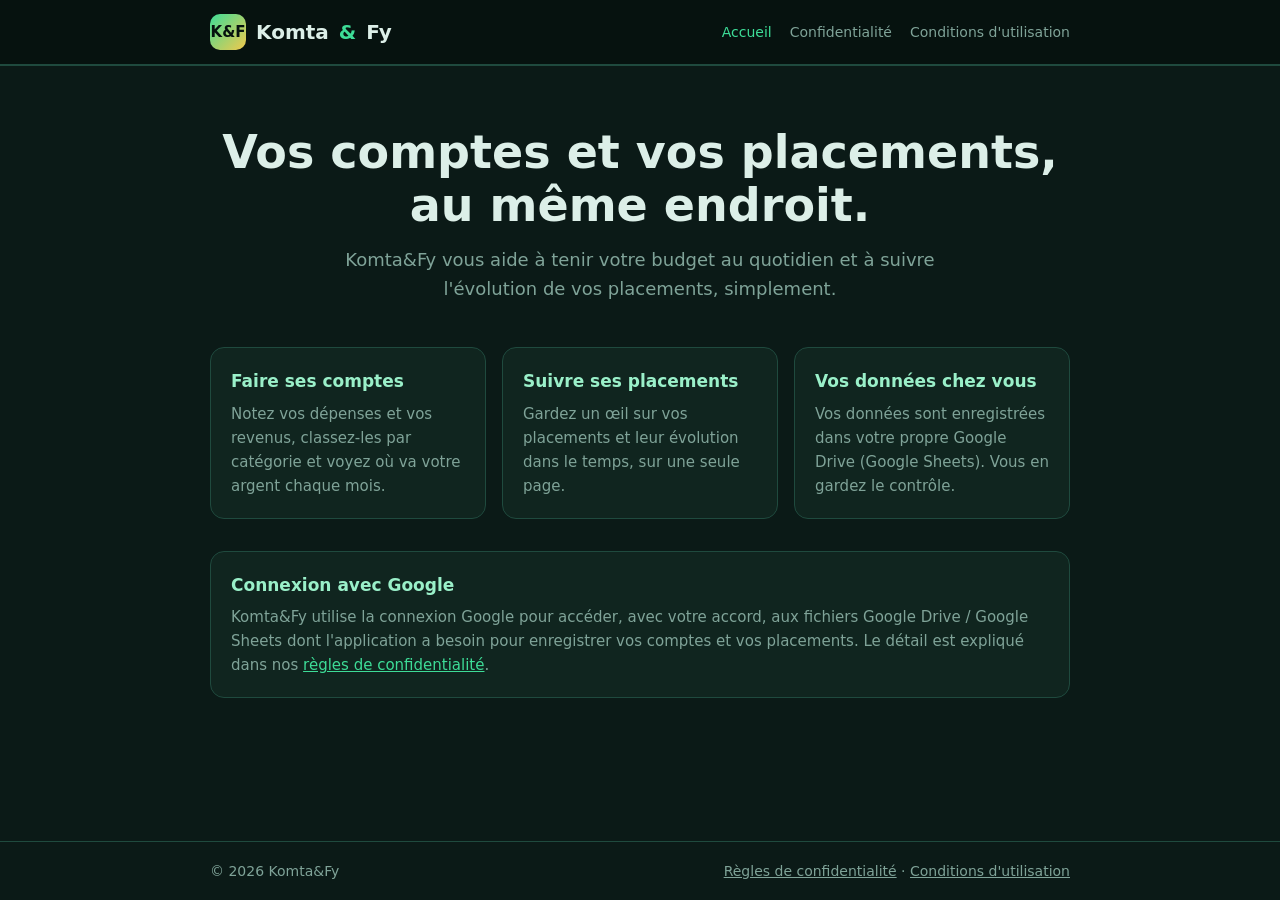
<file: index.html>
<!DOCTYPE html>
<html lang="fr">
<head>
  <meta charset="UTF-8" />
  <meta name="viewport" content="width=device-width, initial-scale=1.0" />
  <title>Komta&amp;Fy — Vos comptes et vos placements, au même endroit</title>
  <meta name="description" content="Komta&amp;Fy est une application pour faire ses comptes et suivre ses placements, avec vos données enregistrées dans votre propre Google Drive." />
  <meta name="theme-color" content="#0b1a17" />
  <link rel="stylesheet" href="style.css" />
</head>
<body>
  <header>
    <div class="wrap">
      <a class="brand" href="./"><span class="logo">K&amp;F</span>Komta<span class="amp">&amp;</span>Fy</a>
      <nav>
        <a href="./" aria-current="page">Accueil</a>
        <a href="confidentialite.html">Confidentialité</a>
        <a href="conditions.html">Conditions d'utilisation</a>
      </nav>
    </div>
  </header>

  <main>
    <div class="wrap">
      <section class="hero">
        <h1>Vos comptes et vos placements,<br />au même endroit.</h1>
        <p>Komta&amp;Fy vous aide à tenir votre budget au quotidien et à suivre l'évolution de vos placements, simplement.</p>
      </section>

      <section class="grid">
        <div class="card">
          <h3>Faire ses comptes</h3>
          <p>Notez vos dépenses et vos revenus, classez-les par catégorie et voyez où va votre argent chaque mois.</p>
        </div>
        <div class="card">
          <h3>Suivre ses placements</h3>
          <p>Gardez un œil sur vos placements et leur évolution dans le temps, sur une seule page.</p>
        </div>
        <div class="card">
          <h3>Vos données chez vous</h3>
          <p>Vos données sont enregistrées dans votre propre Google Drive (Google Sheets). Vous en gardez le contrôle.</p>
        </div>
      </section>

      <section class="card">
        <h3>Connexion avec Google</h3>
        <p>Komta&amp;Fy utilise la connexion Google pour accéder, avec votre accord, aux fichiers Google Drive / Google Sheets dont l'application a besoin pour enregistrer vos comptes et vos placements. Le détail est expliqué dans nos <a href="confidentialite.html">règles de confidentialité</a>.</p>
      </section>
    </div>
  </main>

  <footer>
    <div class="wrap">
      <span>© 2026 Komta&amp;Fy</span>
      <span><a href="confidentialite.html">Règles de confidentialité</a> · <a href="conditions.html">Conditions d'utilisation</a></span>
    </div>
  </footer>
</body>
</html>
</file>
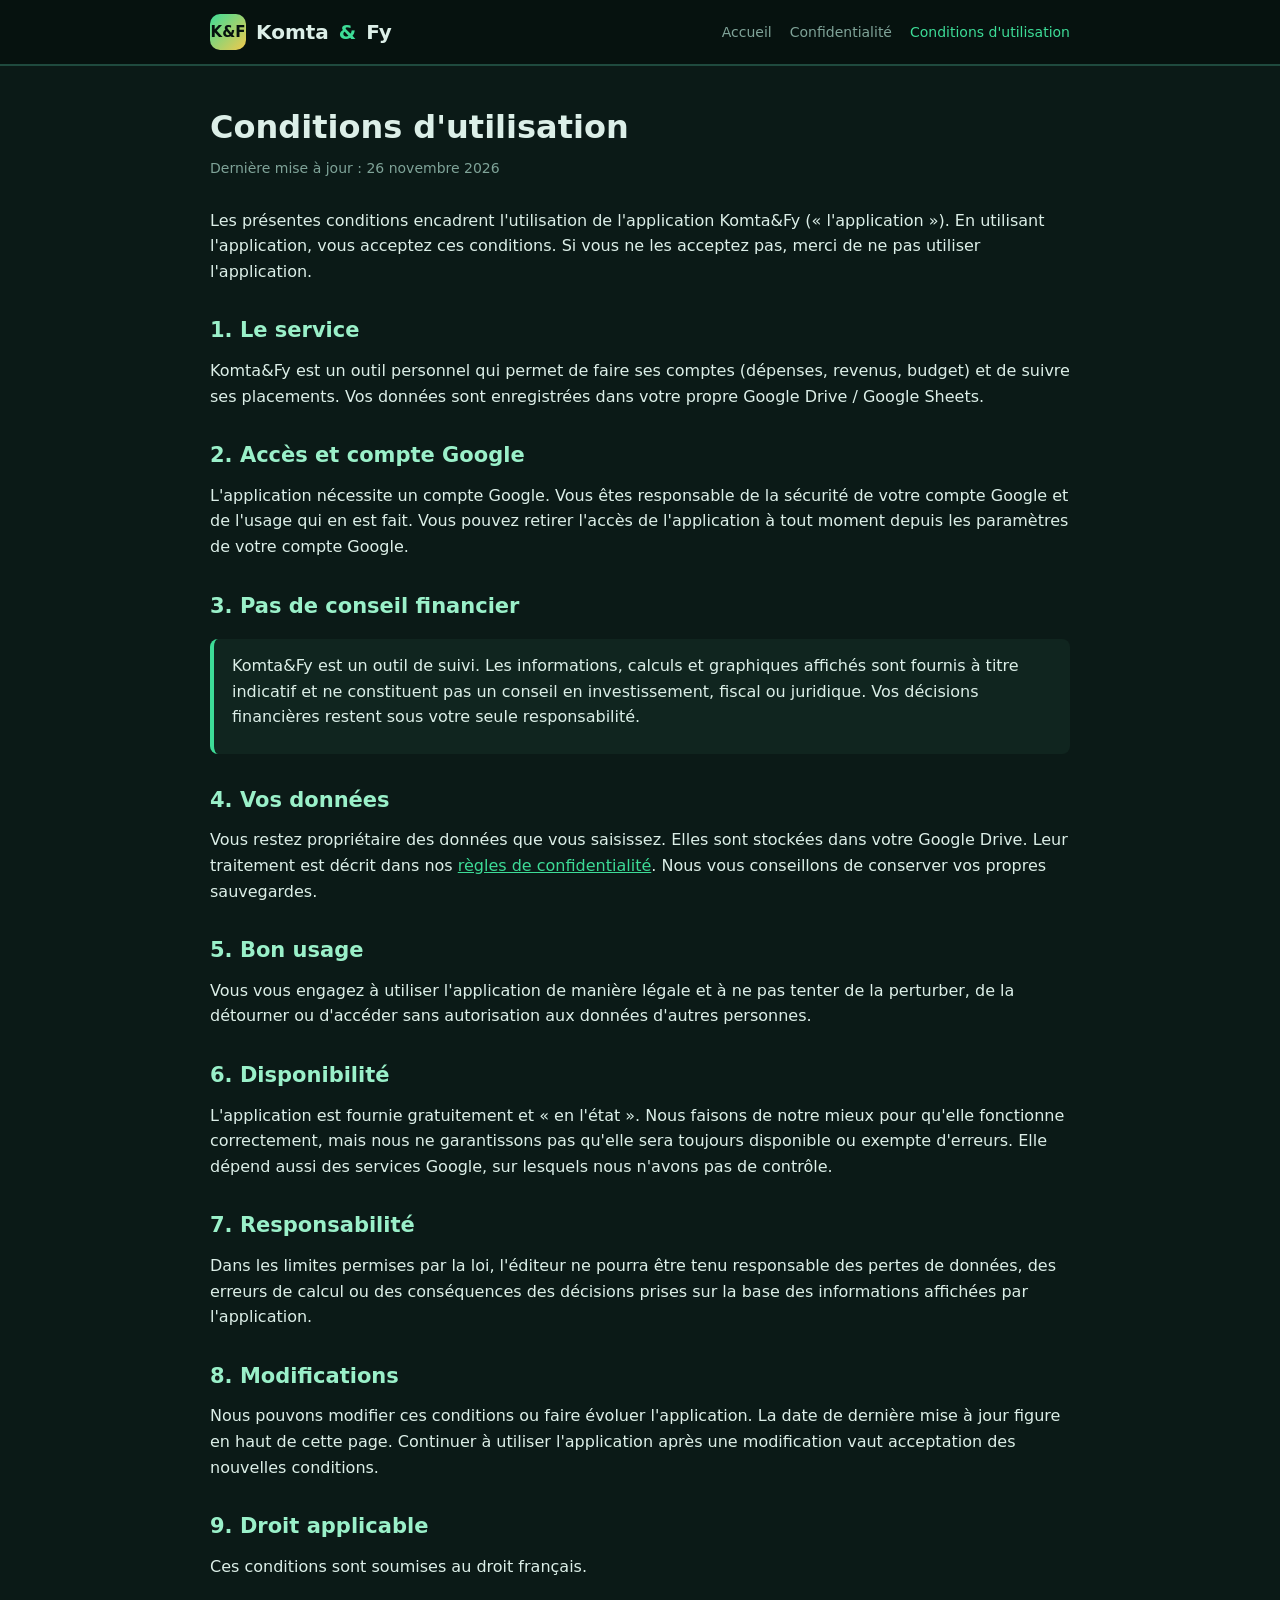
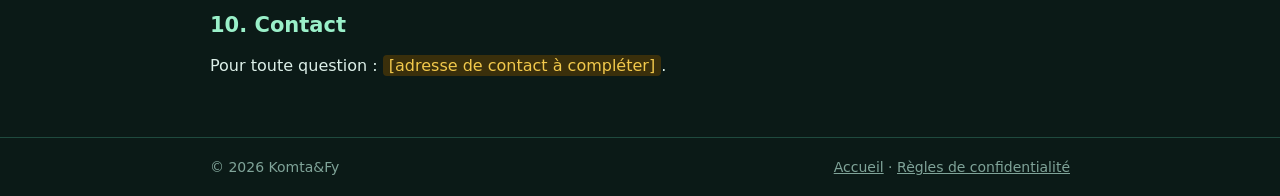
<file: conditions.html>
<!DOCTYPE html>
<html lang="fr">
<head>
  <meta charset="UTF-8" />
  <meta name="viewport" content="width=device-width, initial-scale=1.0" />
  <title>Conditions d'utilisation — Komta&amp;Fy</title>
  <meta name="theme-color" content="#0b1a17" />
  <link rel="stylesheet" href="style.css" />
</head>
<body>
  <header>
    <div class="wrap">
      <a class="brand" href="./"><span class="logo">K&amp;F</span>Komta<span class="amp">&amp;</span>Fy</a>
      <nav>
        <a href="./">Accueil</a>
        <a href="confidentialite.html">Confidentialité</a>
        <a href="conditions.html" aria-current="page">Conditions d'utilisation</a>
      </nav>
    </div>
  </header>

  <main>
    <div class="wrap doc">
      <h1>Conditions d'utilisation</h1>
      <p class="updated">Dernière mise à jour : 26 novembre 2026</p>

      <p>Les présentes conditions encadrent l'utilisation de l'application Komta&amp;Fy (« l'application »). En utilisant l'application, vous acceptez ces conditions. Si vous ne les acceptez pas, merci de ne pas utiliser l'application.</p>

      <h2>1. Le service</h2>
      <p>Komta&amp;Fy est un outil personnel qui permet de faire ses comptes (dépenses, revenus, budget) et de suivre ses placements. Vos données sont enregistrées dans votre propre Google Drive / Google Sheets.</p>

      <h2>2. Accès et compte Google</h2>
      <p>L'application nécessite un compte Google. Vous êtes responsable de la sécurité de votre compte Google et de l'usage qui en est fait. Vous pouvez retirer l'accès de l'application à tout moment depuis les paramètres de votre compte Google.</p>

      <h2>3. Pas de conseil financier</h2>
      <div class="note">
        <p>Komta&amp;Fy est un outil de suivi. Les informations, calculs et graphiques affichés sont fournis à titre indicatif et ne constituent pas un conseil en investissement, fiscal ou juridique. Vos décisions financières restent sous votre seule responsabilité.</p>
      </div>

      <h2>4. Vos données</h2>
      <p>Vous restez propriétaire des données que vous saisissez. Elles sont stockées dans votre Google Drive. Leur traitement est décrit dans nos <a href="confidentialite.html">règles de confidentialité</a>. Nous vous conseillons de conserver vos propres sauvegardes.</p>

      <h2>5. Bon usage</h2>
      <p>Vous vous engagez à utiliser l'application de manière légale et à ne pas tenter de la perturber, de la détourner ou d'accéder sans autorisation aux données d'autres personnes.</p>

      <h2>6. Disponibilité</h2>
      <p>L'application est fournie gratuitement et « en l'état ». Nous faisons de notre mieux pour qu'elle fonctionne correctement, mais nous ne garantissons pas qu'elle sera toujours disponible ou exempte d'erreurs. Elle dépend aussi des services Google, sur lesquels nous n'avons pas de contrôle.</p>

      <h2>7. Responsabilité</h2>
      <p>Dans les limites permises par la loi, l'éditeur ne pourra être tenu responsable des pertes de données, des erreurs de calcul ou des conséquences des décisions prises sur la base des informations affichées par l'application.</p>

      <h2>8. Modifications</h2>
      <p>Nous pouvons modifier ces conditions ou faire évoluer l'application. La date de dernière mise à jour figure en haut de cette page. Continuer à utiliser l'application après une modification vaut acceptation des nouvelles conditions.</p>

      <h2>9. Droit applicable</h2>
      <p>Ces conditions sont soumises au droit français.</p>

      <h2>10. Contact</h2>
      <p>Pour toute question : <span class="todo">[adresse de contact à compléter]</span>.</p>
    </div>
  </main>

  <footer>
    <div class="wrap">
      <span>© 2026 Komta&amp;Fy</span>
      <span><a href="./">Accueil</a> · <a href="confidentialite.html">Règles de confidentialité</a></span>
    </div>
  </footer>
</body>
</html>
</file>
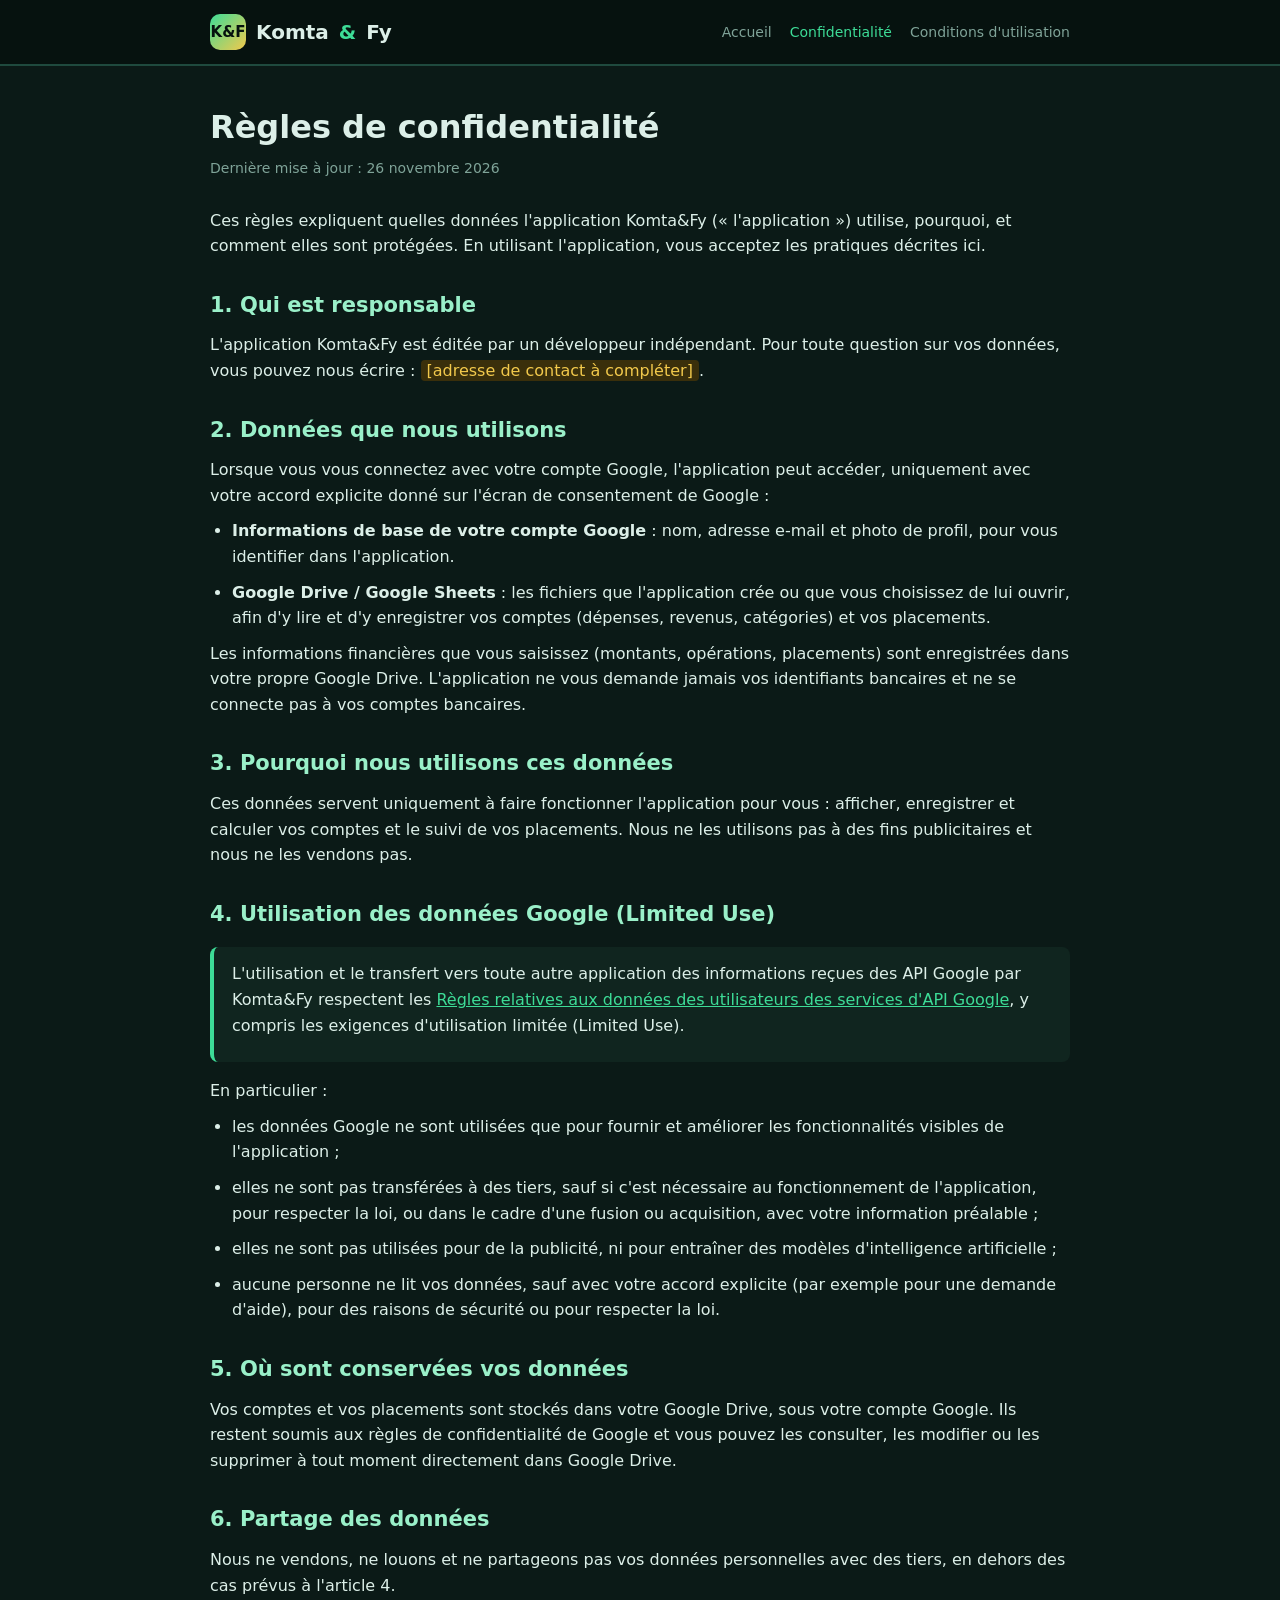
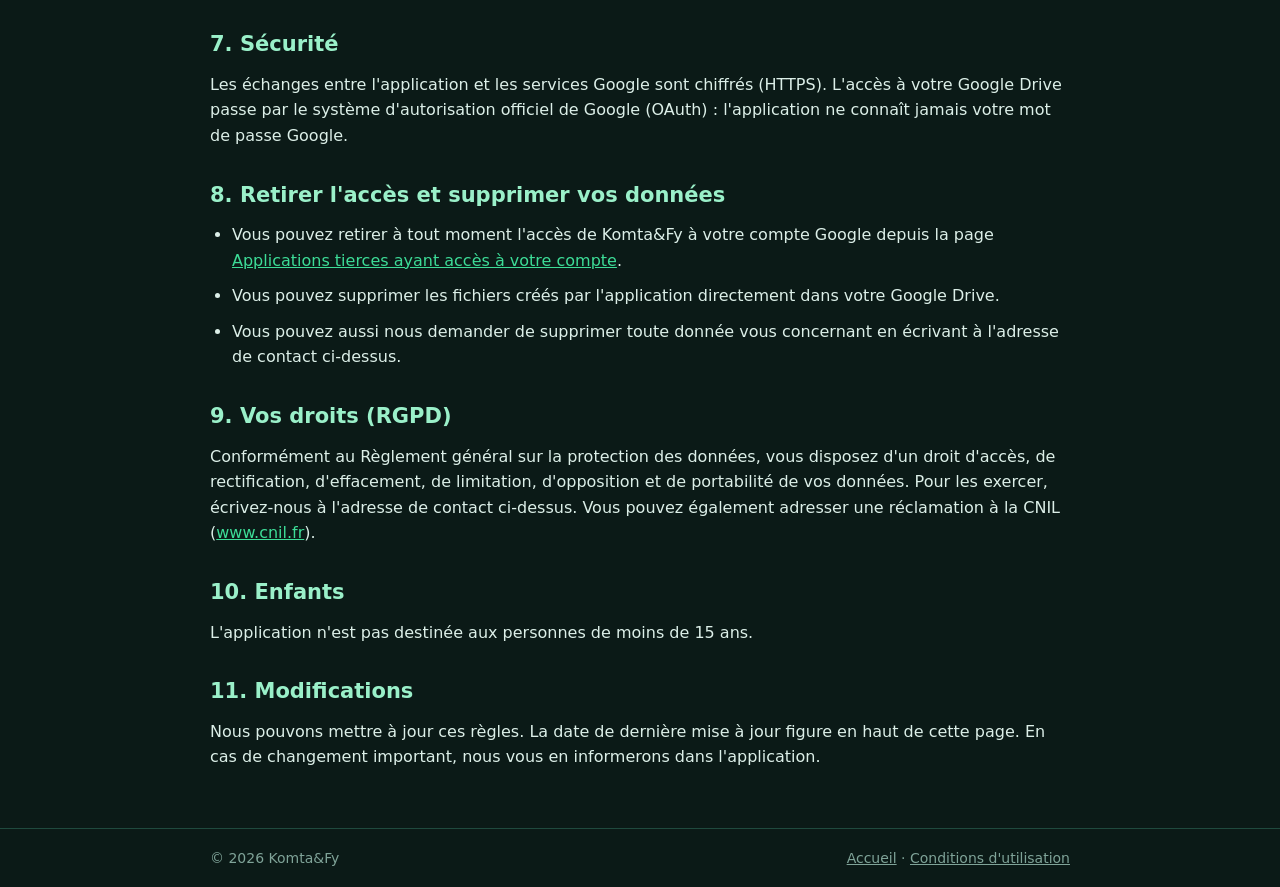
<file: confidentialite.html>
<!DOCTYPE html>
<html lang="fr">
<head>
  <meta charset="UTF-8" />
  <meta name="viewport" content="width=device-width, initial-scale=1.0" />
  <title>Règles de confidentialité — Komta&amp;Fy</title>
  <meta name="theme-color" content="#0b1a17" />
  <link rel="stylesheet" href="style.css" />
</head>
<body>
  <header>
    <div class="wrap">
      <a class="brand" href="./"><span class="logo">K&amp;F</span>Komta<span class="amp">&amp;</span>Fy</a>
      <nav>
        <a href="./">Accueil</a>
        <a href="confidentialite.html" aria-current="page">Confidentialité</a>
        <a href="conditions.html">Conditions d'utilisation</a>
      </nav>
    </div>
  </header>

  <main>
    <div class="wrap doc">
      <h1>Règles de confidentialité</h1>
      <p class="updated">Dernière mise à jour : 26 novembre 2026</p>

      <p>Ces règles expliquent quelles données l'application Komta&amp;Fy (« l'application ») utilise, pourquoi, et comment elles sont protégées. En utilisant l'application, vous acceptez les pratiques décrites ici.</p>

      <h2>1. Qui est responsable</h2>
      <p>L'application Komta&amp;Fy est éditée par un développeur indépendant. Pour toute question sur vos données, vous pouvez nous écrire : <span class="todo">[adresse de contact à compléter]</span>.</p>

      <h2>2. Données que nous utilisons</h2>
      <p>Lorsque vous vous connectez avec votre compte Google, l'application peut accéder, uniquement avec votre accord explicite donné sur l'écran de consentement de Google :</p>
      <ul>
        <li><strong>Informations de base de votre compte Google</strong> : nom, adresse e-mail et photo de profil, pour vous identifier dans l'application.</li>
        <li><strong>Google Drive / Google Sheets</strong> : les fichiers que l'application crée ou que vous choisissez de lui ouvrir, afin d'y lire et d'y enregistrer vos comptes (dépenses, revenus, catégories) et vos placements.</li>
      </ul>
      <p>Les informations financières que vous saisissez (montants, opérations, placements) sont enregistrées dans votre propre Google Drive. L'application ne vous demande jamais vos identifiants bancaires et ne se connecte pas à vos comptes bancaires.</p>

      <h2>3. Pourquoi nous utilisons ces données</h2>
      <p>Ces données servent uniquement à faire fonctionner l'application pour vous : afficher, enregistrer et calculer vos comptes et le suivi de vos placements. Nous ne les utilisons pas à des fins publicitaires et nous ne les vendons pas.</p>

      <h2>4. Utilisation des données Google (Limited Use)</h2>
      <div class="note">
        <p>L'utilisation et le transfert vers toute autre application des informations reçues des API Google par Komta&amp;Fy respectent les <a href="https://developers.google.com/terms/api-services-user-data-policy" target="_blank" rel="noopener">Règles relatives aux données des utilisateurs des services d'API Google</a>, y compris les exigences d'utilisation limitée (Limited Use).</p>
      </div>
      <p>En particulier :</p>
      <ul>
        <li>les données Google ne sont utilisées que pour fournir et améliorer les fonctionnalités visibles de l'application ;</li>
        <li>elles ne sont pas transférées à des tiers, sauf si c'est nécessaire au fonctionnement de l'application, pour respecter la loi, ou dans le cadre d'une fusion ou acquisition, avec votre information préalable ;</li>
        <li>elles ne sont pas utilisées pour de la publicité, ni pour entraîner des modèles d'intelligence artificielle ;</li>
        <li>aucune personne ne lit vos données, sauf avec votre accord explicite (par exemple pour une demande d'aide), pour des raisons de sécurité ou pour respecter la loi.</li>
      </ul>

      <h2>5. Où sont conservées vos données</h2>
      <p>Vos comptes et vos placements sont stockés dans votre Google Drive, sous votre compte Google. Ils restent soumis aux règles de confidentialité de Google et vous pouvez les consulter, les modifier ou les supprimer à tout moment directement dans Google Drive.</p>

      <h2>6. Partage des données</h2>
      <p>Nous ne vendons, ne louons et ne partageons pas vos données personnelles avec des tiers, en dehors des cas prévus à l'article 4.</p>

      <h2>7. Sécurité</h2>
      <p>Les échanges entre l'application et les services Google sont chiffrés (HTTPS). L'accès à votre Google Drive passe par le système d'autorisation officiel de Google (OAuth) : l'application ne connaît jamais votre mot de passe Google.</p>

      <h2>8. Retirer l'accès et supprimer vos données</h2>
      <ul>
        <li>Vous pouvez retirer à tout moment l'accès de Komta&amp;Fy à votre compte Google depuis la page <a href="https://myaccount.google.com/permissions" target="_blank" rel="noopener">Applications tierces ayant accès à votre compte</a>.</li>
        <li>Vous pouvez supprimer les fichiers créés par l'application directement dans votre Google Drive.</li>
        <li>Vous pouvez aussi nous demander de supprimer toute donnée vous concernant en écrivant à l'adresse de contact ci-dessus.</li>
      </ul>

      <h2>9. Vos droits (RGPD)</h2>
      <p>Conformément au Règlement général sur la protection des données, vous disposez d'un droit d'accès, de rectification, d'effacement, de limitation, d'opposition et de portabilité de vos données. Pour les exercer, écrivez-nous à l'adresse de contact ci-dessus. Vous pouvez également adresser une réclamation à la CNIL (<a href="https://www.cnil.fr" target="_blank" rel="noopener">www.cnil.fr</a>).</p>

      <h2>10. Enfants</h2>
      <p>L'application n'est pas destinée aux personnes de moins de 15 ans.</p>

      <h2>11. Modifications</h2>
      <p>Nous pouvons mettre à jour ces règles. La date de dernière mise à jour figure en haut de cette page. En cas de changement important, nous vous en informerons dans l'application.</p>
    </div>
  </main>

  <footer>
    <div class="wrap">
      <span>© 2026 Komta&amp;Fy</span>
      <span><a href="./">Accueil</a> · <a href="conditions.html">Conditions d'utilisation</a></span>
    </div>
  </footer>
</body>
</html>
</file>
<file: style.css>
*, *::before, *::after { box-sizing: border-box; margin: 0; padding: 0; }

:root {
  --bg:      #0b1a17;
  --card:    #10251f;
  --border:  #1f4a3e;
  --accent:  #3ddc97;
  --accent2: #9af0c9;
  --text:    #dcefe8;
  --muted:   #7fa398;
  --gold:    #f2c94c;
}

body {
  background: var(--bg);
  color: var(--text);
  font-family: system-ui, -apple-system, 'Segoe UI', sans-serif;
  font-size: 16px;
  line-height: 1.6;
  min-height: 100vh;
  display: flex;
  flex-direction: column;
}

a { color: var(--accent); }
a:hover { color: var(--accent2); }

header {
  background: #06120f;
  border-bottom: 2px solid var(--border);
  padding: 14px 20px;
}
.wrap { max-width: 860px; margin: 0 auto; width: 100%; }
header .wrap { display: flex; align-items: center; justify-content: space-between; gap: 16px; flex-wrap: wrap; }
.brand { display: flex; align-items: center; gap: 10px; text-decoration: none; color: var(--text); font-weight: 700; font-size: 20px; }
.brand .logo {
  width: 36px; height: 36px; border-radius: 10px;
  background: linear-gradient(135deg, var(--accent), var(--gold));
  color: #06120f; display: grid; place-items: center; font-weight: 800; font-size: 15px;
}
.brand .amp { color: var(--accent); }
nav { display: flex; gap: 18px; flex-wrap: wrap; font-size: 14px; }
nav a { color: var(--muted); text-decoration: none; }
nav a:hover, nav a[aria-current="page"] { color: var(--accent); }

main { flex: 1; padding: 36px 20px 48px; }

.hero { text-align: center; padding: 24px 0 36px; }
.hero h1 { font-size: clamp(30px, 6vw, 46px); line-height: 1.15; margin-bottom: 14px; }
.hero p { color: var(--muted); font-size: 18px; max-width: 620px; margin: 0 auto; }

.grid { display: grid; grid-template-columns: repeat(auto-fit, minmax(230px, 1fr)); gap: 16px; margin: 8px 0 32px; }
.card { background: var(--card); border: 1px solid var(--border); border-radius: 14px; padding: 20px; }
.card h3 { color: var(--accent2); font-size: 17px; margin-bottom: 6px; }
.card p { color: var(--muted); font-size: 15px; }

.doc h1 { font-size: 32px; margin-bottom: 4px; }
.doc .updated { color: var(--muted); font-size: 14px; margin-bottom: 28px; }
.doc h2 { font-size: 21px; color: var(--accent2); margin: 30px 0 10px; }
.doc p, .doc li { margin-bottom: 10px; }
.doc ul { padding-left: 22px; }
.note {
  background: var(--card); border-left: 4px solid var(--accent);
  border-radius: 8px; padding: 14px 18px; margin: 16px 0;
}
.todo { background: #3a2f0b; color: var(--gold); padding: 1px 6px; border-radius: 4px; }

footer {
  border-top: 1px solid var(--border);
  padding: 18px 20px;
  color: var(--muted);
  font-size: 14px;
}
footer .wrap { display: flex; justify-content: space-between; gap: 12px; flex-wrap: wrap; }
footer a { color: var(--muted); }
</file>
